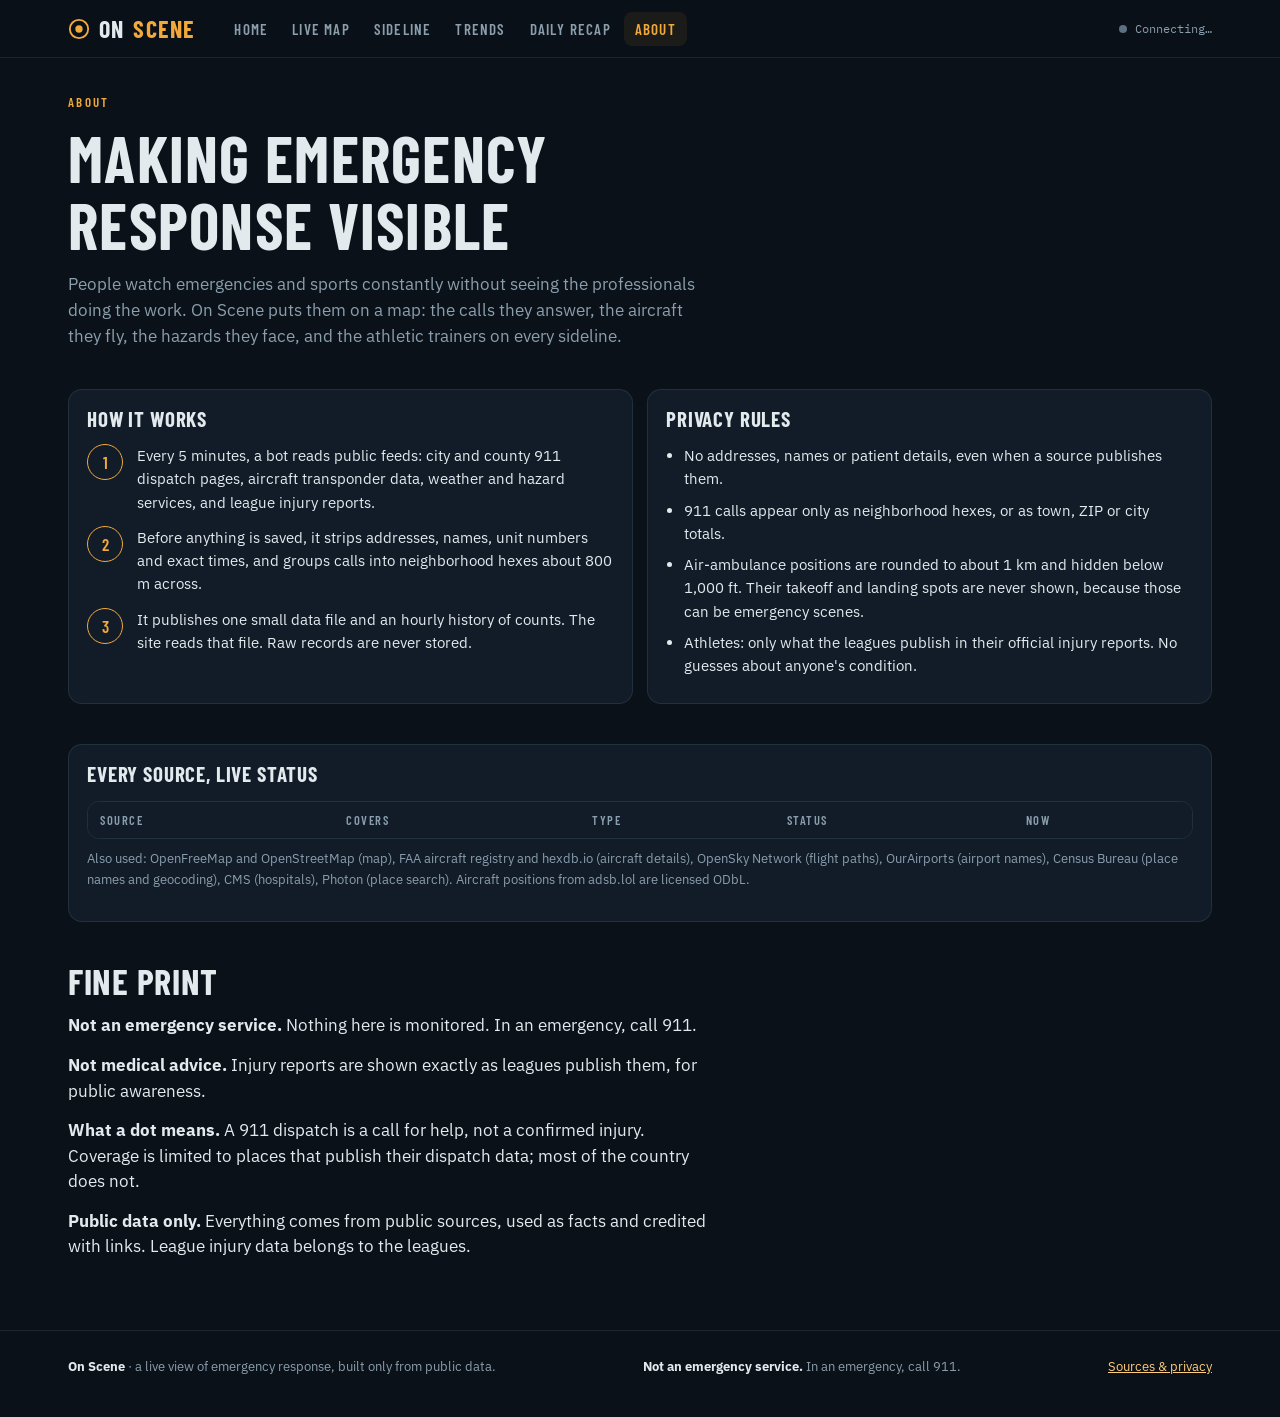
<file: site/about.html>
<!doctype html>
<html lang="en">
<head>
<meta charset="utf-8">
<meta name="viewport" content="width=device-width, initial-scale=1, viewport-fit=cover">
<title>About · On Scene</title>
<meta name="description" content="How On Scene works, where its data comes from, and how it protects privacy.">
<meta name="theme-color" content="#0a1119">
<link rel="preconnect" href="https://fonts.googleapis.com">
<link rel="stylesheet" href="https://fonts.googleapis.com/css2?family=Barlow+Condensed:wght@500;600;700&family=IBM+Plex+Sans:wght@400;500;600&family=IBM+Plex+Mono:wght@400;500&display=swap">
<link rel="stylesheet" href="assets/style.css?v=3">
<style>
.prose { max-width: 72ch; display: grid; gap: 14px; }
.prose p { margin: 0; font-size: 16.5px; }
.steps { counter-reset: s; list-style: none; padding: 0; margin: 0; display: grid; gap: 12px; }
.steps li { counter-increment: s; display: grid; grid-template-columns: 38px minmax(0, 1fr); gap: 12px; align-items: start; }
.steps li::before { content: counter(s); display: grid; place-items: center; width: 34px; height: 34px; border-radius: 50%; border: 1px solid var(--accent); color: var(--accent); font: 600 17px var(--display); }
.rules li { margin-bottom: 8px; }
.ok { color: var(--ok); } .down { color: var(--down); }
</style>
</head>
<body>
<main class="wrap page">
  <header class="prose">
    <div class="eyebrow">About</div>
    <h1>Making emergency response visible</h1>
    <p class="lede">People watch emergencies and sports constantly without seeing the professionals doing the work. On Scene puts them on a map: the calls they answer, the aircraft they fly, the hazards they face, and the athletic trainers on every sideline.</p>
  </header>

  <section class="grid cols-2">
    <div class="card">
      <h3>How it works</h3>
      <ol class="steps" style="margin-top:14px">
        <li><span>Every 5 minutes, a bot reads public feeds: city and county 911 dispatch pages, aircraft transponder data, weather and hazard services, and league injury reports.</span></li>
        <li><span>Before anything is saved, it strips addresses, names, unit numbers and exact times, and groups calls into neighborhood hexes about 800 m across.</span></li>
        <li><span>It publishes one small data file and an hourly history of counts. The site reads that file. Raw records are never stored.</span></li>
      </ol>
    </div>
    <div class="card">
      <h3>Privacy rules</h3>
      <ul class="rules" style="margin:14px 0 0;padding-left:18px">
        <li>No addresses, names or patient details, even when a source publishes them.</li>
        <li>911 calls appear only as neighborhood hexes, or as town, ZIP or city totals.</li>
        <li>Air-ambulance positions are rounded to about 1 km and hidden below 1,000 ft. Their takeoff and landing spots are never shown, because those can be emergency scenes.</li>
        <li>Athletes: only what the leagues publish in their official injury reports. No guesses about anyone's condition.</li>
      </ul>
    </div>
  </section>

  <section class="card">
    <div class="section-head"><h3>Every source, live status</h3><span class="muted" id="src-sum"></span></div>
    <div class="table-wrap"><table><thead><tr><th>Source</th><th>Covers</th><th>Type</th><th>Status</th><th>Now</th></tr></thead><tbody id="src"></tbody></table></div>
    <p class="muted" style="font-size:13px;margin-top:10px">Also used: OpenFreeMap and OpenStreetMap (map), FAA aircraft registry and hexdb.io (aircraft details), OpenSky Network (flight paths), OurAirports (airport names), Census Bureau (place names and geocoding), CMS (hospitals), Photon (place search). Aircraft positions from adsb.lol are licensed ODbL.</p>
  </section>

  <section class="prose">
    <h2>Fine print</h2>
    <p><b>Not an emergency service.</b> Nothing here is monitored. In an emergency, call 911.</p>
    <p><b>Not medical advice.</b> Injury reports are shown exactly as leagues publish them, for public awareness.</p>
    <p><b>What a dot means.</b> A 911 dispatch is a call for help, not a confirmed injury. Coverage is limited to places that publish their dispatch data; most of the country does not.</p>
    <p><b>Public data only.</b> Everything comes from public sources, used as facts and credited with links. League injury data belongs to the leagues.</p>
  </section>
</main>
<script src="assets/common.js?v=3"></script>
<script>
OS.chrome("about.html");
OS.footer();
(async () => {
  let d;
  try { d = await OS.getJson("live.json"); } catch (e) { return; }
  OS.setStatus(d.generated);
  const KIND = { dispatch: "911 dispatch", aircraft: "Aircraft", weather: "Weather", hazard: "Hazard", sports: "Sports" };
  document.getElementById("src").innerHTML = d.sources.map(s => `<tr><td><a href="${OS.esc(s.url)}" target="_blank" rel="noopener">${OS.esc(s.name)}</a></td>
    <td>${OS.esc(s.area)}</td><td>${KIND[s.kind] || s.kind}</td><td class="${s.ok ? "ok" : "down"}">${s.ok ? "Up" : "Down"}</td><td class="num">${s.ok ? s.count : "–"}</td></tr>`).join("");
  const up = d.sources.filter(s => s.ok).length;
  document.getElementById("src-sum").textContent = `${up} of ${d.sources.length} up · checked ${OS.ago(d.generated)}`;
})();
</script>
</body>
</html>
</file>
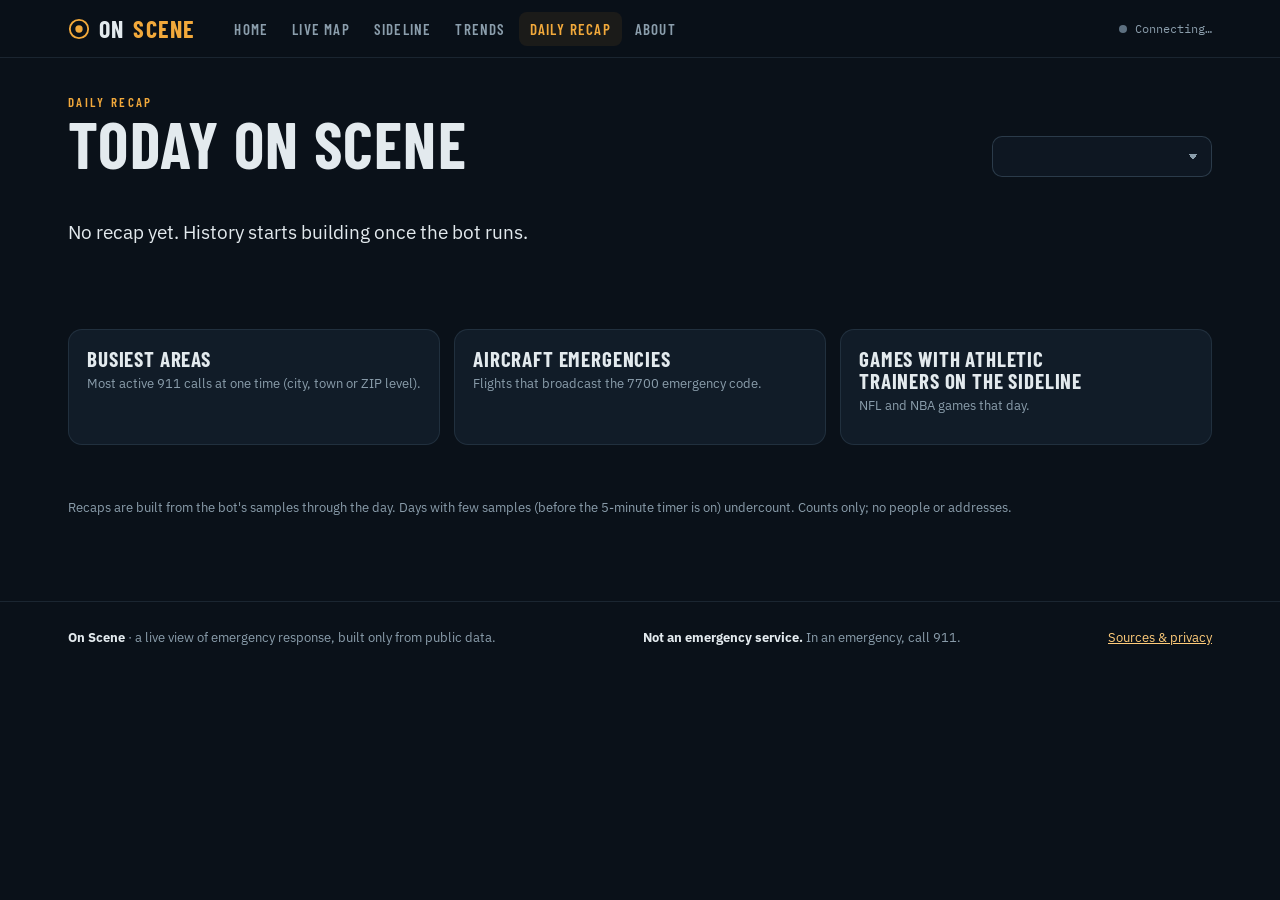
<file: site/recap.html>
<!doctype html>
<html lang="en">
<head>
<meta charset="utf-8">
<meta name="viewport" content="width=device-width, initial-scale=1, viewport-fit=cover">
<title>Daily Recap · On Scene</title>
<meta name="description" content="A daily summary of emergency response, aircraft emergencies, hazards, games and injury reports across the US.">
<meta name="theme-color" content="#0a1119">
<link rel="preconnect" href="https://fonts.googleapis.com">
<link rel="stylesheet" href="https://fonts.googleapis.com/css2?family=Barlow+Condensed:wght@500;600;700&family=IBM+Plex+Sans:wght@400;500;600&family=IBM+Plex+Mono:wght@400;500&display=swap">
<link rel="stylesheet" href="assets/style.css?v=3">
<style>
.summary { font-size: 19px; line-height: 1.65; max-width: 70ch; margin: 0; }
.summary b { color: var(--accent-2); font-weight: 600; }
.list { list-style: none; margin: 0; padding: 0; display: grid; gap: 6px; }
.list li { display: grid; grid-template-columns: minmax(0, 1fr) auto; gap: 12px; padding: 7px 0; border-bottom: 1px solid var(--line); font-size: 14.5px; }
.list li:last-child { border-bottom: 0; }
.list span:last-child { font-family: var(--mono); color: var(--muted); }
.daypick { max-width: 220px; }
</style>
</head>
<body>
<main class="wrap page">
  <header class="section-head" style="margin:0">
    <div><div class="eyebrow">Daily recap</div><h1 id="title">Today on scene</h1></div>
    <select class="input daypick" id="day" aria-label="Pick a day"></select>
  </header>
  <p class="summary" id="summary">Loading…</p>
  <section class="grid cols-4" id="stats"></section>
  <section class="grid cols-3">
    <div class="card"><h3>Busiest areas</h3><p class="muted" style="font-size:13px;margin:4px 0 10px">Most active 911 calls at one time (city, town or ZIP level).</p><ul class="list" id="places"></ul></div>
    <div class="card"><h3>Aircraft emergencies</h3><p class="muted" style="font-size:13px;margin:4px 0 10px">Flights that broadcast the 7700 emergency code.</p><ul class="list" id="emerg"></ul></div>
    <div class="card"><h3>Games with athletic trainers on the sideline</h3><p class="muted" style="font-size:13px;margin:4px 0 10px">NFL and NBA games that day.</p><ul class="list" id="games"></ul></div>
  </section>
  <p class="muted" style="font-size:13px">Recaps are built from the bot's samples through the day. Days with few samples (before the 5-minute timer is on) undercount. Counts only; no people or addresses.</p>
</main>
<script src="assets/common.js?v=3"></script>
<script>
OS.chrome("recap.html");
OS.footer();
const { esc } = OS;
const KIND = { wildfire: "wildfires", flood: "flood gauges", storm: "storm reports", "storm-injury": "storm reports with injuries", earthquake: "earthquakes", air: "unhealthy-air areas", hurricane: "tropical systems" };
let H;
const nice = d => new Date(d + "T12:00:00Z").toLocaleDateString([], { weekday: "long", month: "long", day: "numeric", timeZone: "UTC" });
const li = (a, b) => `<li><span>${a}</span><span>${b}</span></li>`;

function render(day) {
  const d = H.days[day];
  const today = day === Object.keys(H.days).sort().slice(-1)[0];
  document.getElementById("title").textContent = today ? "Today on scene" : nice(day);
  const places = Object.entries(d.places || {}).sort((a, b) => b[1] - a[1]);
  const emerg = Object.values(d.emergencies || {});
  const games = Object.entries(d.games || {});
  const haz = Object.entries(d.hazard_peaks || {}).filter(([, n]) => n > 0).sort((a, b) => b[1] - a[1]);
  const parts = [`On ${nice(day)}, the busiest moment had <b>${d.peak_calls.toLocaleString()}</b> 911 calls on the map at once`];
  if (places[0]) parts[0] += `, led by <b>${esc(places[0][0])}</b> with ${places[0][1]} active calls`;
  parts[0] += ".";
  parts.push(`Up to <b>${d.peak_air}</b> air ambulances were flying at the same time.`);
  if (emerg.length) parts.push(`<b>${emerg.length}</b> aircraft declared an emergency${emerg[0].callsign ? `, including ${esc(emerg[0].callsign)}` : ""}.`);
  if (haz.length) parts.push(`Hazards peaked at ${haz.slice(0, 3).map(([k, n]) => `<b>${n}</b> ${KIND[k] || k}`).join(", ")}.`);
  if (games.length) parts.push(`<b>${games.length}</b> NFL and NBA games had athletic trainers on the sideline.`);
  const ath = d.athletes || {};
  if (ath.NFL || ath.NBA) parts.push(`Official injury reports listed <b>${(ath.NFL || 0) + (ath.NBA || 0)}</b> players (${(d.out || {}).NFL || 0} NFL and ${(d.out || {}).NBA || 0} NBA ruled out).`);
  document.getElementById("summary").innerHTML = parts.join(" ");
  const stat = (icon, v, t) => `<div class="card stat"><img class="ico" src="${OS.iconUrl(icon)}" alt=""><strong>${v}</strong><small>${t}</small></div>`;
  document.getElementById("stats").innerHTML = stat("d-medical", d.peak_calls.toLocaleString(), "peak 911 calls on the map at once") + stat("heli", d.peak_air, "peak air ambulances flying")
    + stat("plane", emerg.length, "aircraft emergencies") + stat("football", (ath.NFL || 0) + (ath.NBA || 0), "athletes on official injury reports");
  document.getElementById("places").innerHTML = places.slice(0, 8).map(([p, n]) => li(esc(p), n)).join("") || `<li class="empty">No area-level sources reported.</li>`;
  document.getElementById("emerg").innerHTML = emerg.map(e => li(esc([e.callsign, e.model].filter(Boolean).join(" · ")), esc(e.origin ? "from " + e.origin.replace(/ \(.*\)$/, "") : ""))).join("") || `<li class="empty">None recorded.</li>`;
  document.getElementById("games").innerHTML = games.map(([t, g]) => li(esc(t), esc(g.league))).join("") || `<li class="empty">No games recorded.</li>`;
}

(async () => {
  try { H = await OS.getJson("history.json"); } catch (e) { document.getElementById("summary").textContent = "No recap yet. History starts building once the bot runs."; return; }
  try { const live = await OS.getJson("live.json"); OS.setStatus(live.generated); } catch (e) {}
  const days = Object.keys(H.days).sort().reverse();
  const sel = document.getElementById("day");
  sel.innerHTML = days.map(d => `<option value="${d}">${nice(d)}</option>`).join("");
  sel.addEventListener("change", () => render(sel.value));
  render(days[0]);
})();
</script>
</body>
</html>
</file>
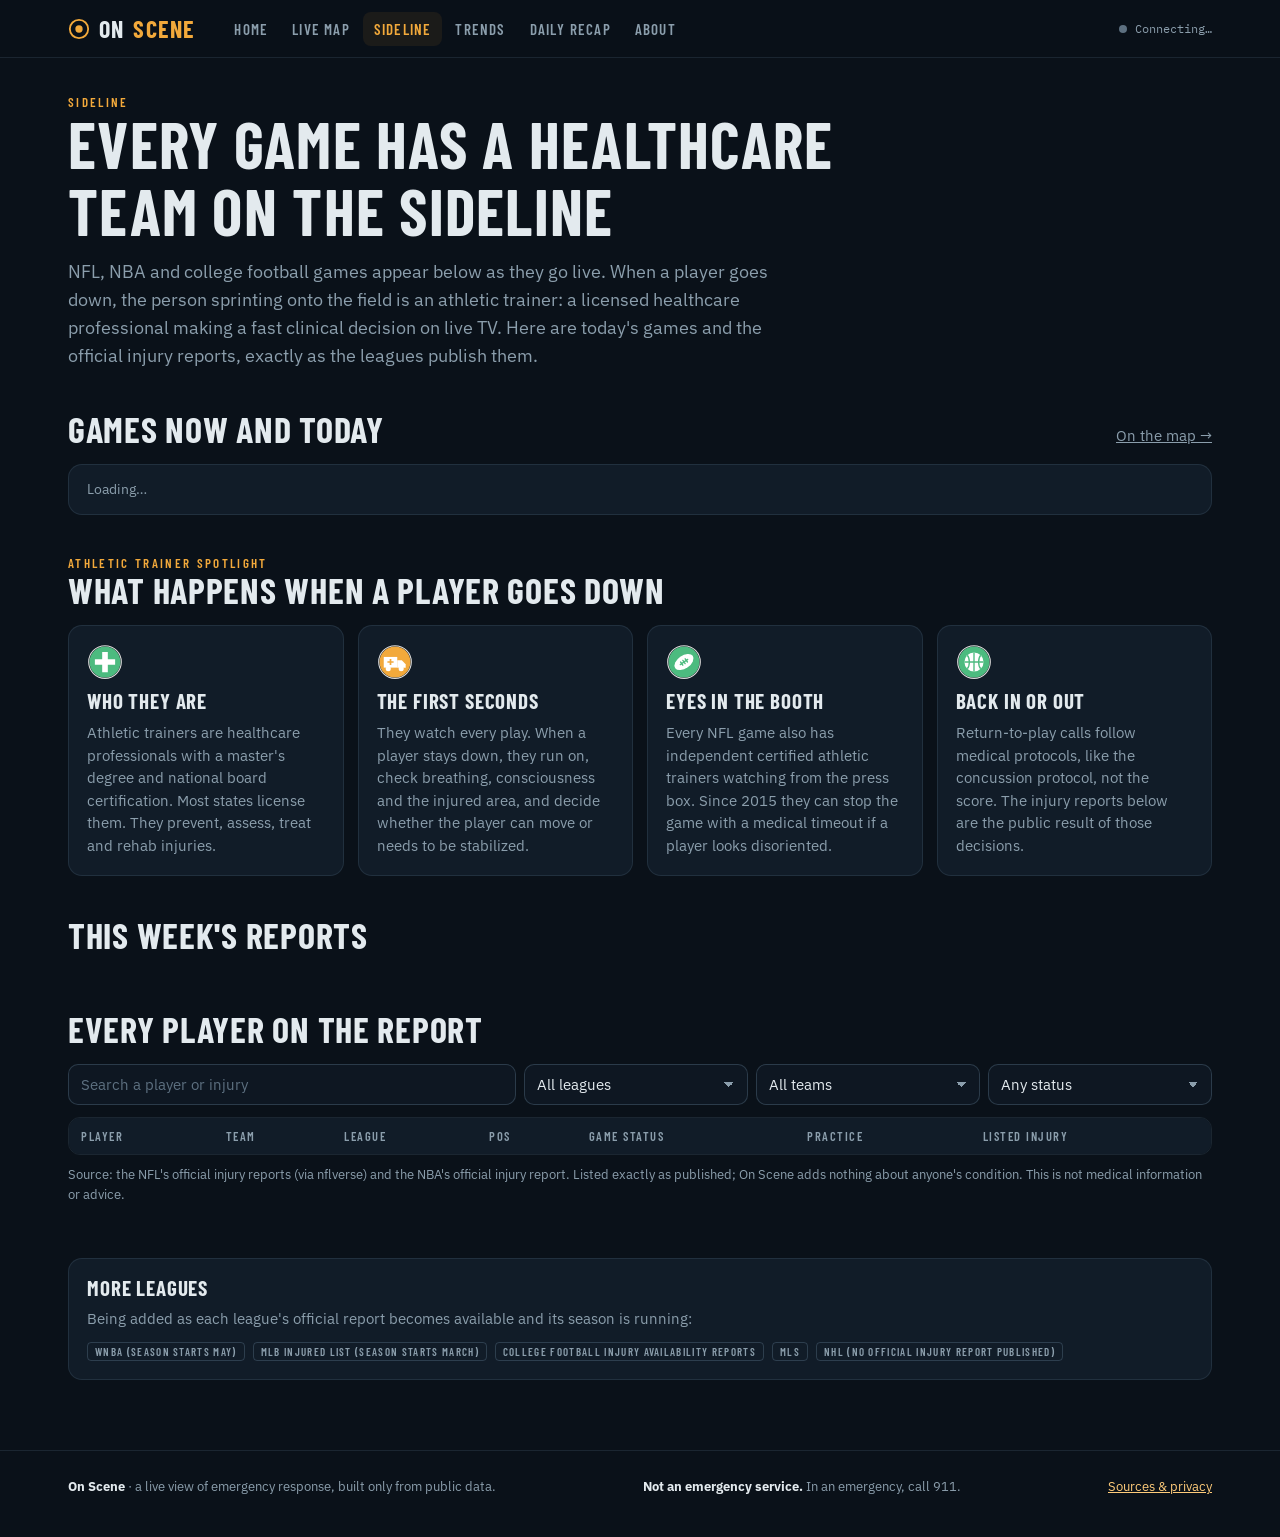
<file: site/sideline.html>
<!doctype html>
<html lang="en">
<head>
<meta charset="utf-8">
<meta name="viewport" content="width=device-width, initial-scale=1, viewport-fit=cover">
<title>Sideline · On Scene</title>
<meta name="description" content="Official NFL and NBA injury reports, games happening now, and the athletic trainers on every sideline.">
<meta name="theme-color" content="#0a1119">
<link rel="preconnect" href="https://fonts.googleapis.com">
<link rel="stylesheet" href="https://fonts.googleapis.com/css2?family=Barlow+Condensed:wght@500;600;700&family=IBM+Plex+Sans:wght@400;500;600&family=IBM+Plex+Mono:wght@400;500&display=swap">
<link rel="stylesheet" href="assets/style.css?v=3">
<style>
.league { display: grid; gap: 14px; }
.league .head { display: flex; align-items: center; gap: 10px; }
.league .head img { width: 34px; height: 34px; }
.nums { display: grid; grid-template-columns: repeat(4, minmax(0, 1fr)); gap: 8px; }
.nums div { background: var(--card-2); border-radius: 10px; padding: 10px; }
.nums strong { display: block; font: 600 28px/1 var(--display); font-variant-numeric: tabular-nums; }
.nums small { color: var(--muted); font-size: 12px; }
.bars { display: grid; gap: 6px; }
.bars div { display: grid; grid-template-columns: 96px minmax(0, 1fr) 34px; gap: 10px; align-items: center; font-size: 13.5px; }
.bars i { display: block; height: 10px; border-radius: 5px; background: linear-gradient(90deg, var(--sideline), #9be3b8); }
.bars span:last-child { font: 12.5px var(--mono); color: var(--muted); text-align: right; }
.spot { display: grid; gap: 10px; align-content: start; }
.spot img { width: 36px; height: 36px; }
.spot p { margin: 0; color: var(--muted); font-size: 14.5px; }
.filters { display: grid; grid-template-columns: 2fr repeat(3, minmax(0, 1fr)); gap: 8px; margin-bottom: 12px; }
@media (max-width: 760px) { .filters { grid-template-columns: 1fr 1fr; } .filters .input:first-child { grid-column: 1 / -1; } }
.count-line { color: var(--muted); font-size: 13.5px; margin: 0 0 8px; }
.trend { display: flex; align-items: end; gap: 3px; height: 54px; margin-top: 4px; }
.trend i { flex: 1; background: var(--sideline); opacity: 0.75; border-radius: 2px 2px 0 0; min-height: 2px; }
th[aria-sort] { color: var(--accent); }
.coming { display: flex; flex-wrap: wrap; gap: 8px; }
</style>
</head>
<body>
<main class="wrap page">
  <header>
    <div class="eyebrow">Sideline</div>
    <h1>Every game has a healthcare team on the sideline</h1>
    <p class="lede" style="margin-top:14px">NFL, NBA and college football games appear below as they go live. When a player goes down, the person sprinting onto the field is an athletic trainer: a licensed healthcare professional making a fast clinical decision on live TV. Here are today's games and the official injury reports, exactly as the leagues publish them.</p>
  </header>

  <section>
    <div class="section-head"><h2>Games now and today</h2><a class="muted" href="map.html">On the map →</a></div>
    <ul class="feed card" id="games" style="padding:8px"><li class="empty">Loading…</li></ul>
  </section>

  <section>
    <div class="section-head"><div><div class="eyebrow">Athletic trainer spotlight</div><h2>What happens when a player goes down</h2></div></div>
    <div class="grid cols-4">
      <div class="card spot"><img id="sp1" alt=""><h3>Who they are</h3><p>Athletic trainers are healthcare professionals with a master's degree and national board certification. Most states license them. They prevent, assess, treat and rehab injuries.</p></div>
      <div class="card spot"><img id="sp2" alt=""><h3>The first seconds</h3><p>They watch every play. When a player stays down, they run on, check breathing, consciousness and the injured area, and decide whether the player can move or needs to be stabilized.</p></div>
      <div class="card spot"><img id="sp3" alt=""><h3>Eyes in the booth</h3><p>Every NFL game also has independent certified athletic trainers watching from the press box. Since 2015 they can stop the game with a medical timeout if a player looks disoriented.</p></div>
      <div class="card spot"><img id="sp4" alt=""><h3>Back in or out</h3><p>Return-to-play calls follow medical protocols, like the concussion protocol, not the score. The injury reports below are the public result of those decisions.</p></div>
    </div>
  </section>

  <section>
    <div class="section-head"><h2>This week's reports</h2><span class="muted" id="asof"></span></div>
    <div class="grid cols-2" id="leagues"></div>
  </section>

  <section>
    <div class="section-head"><h2>Every player on the report</h2></div>
    <div class="filters">
      <input class="input" id="f-q" type="search" placeholder="Search a player or injury" aria-label="Search a player or injury">
      <select class="input" id="f-league" aria-label="League"><option value="">All leagues</option></select>
      <select class="input" id="f-team" aria-label="Team"><option value="">All teams</option></select>
      <select class="input" id="f-status" aria-label="Status"><option value="">Any status</option></select>
    </div>
    <p class="count-line" id="count-line"></p>
    <div class="table-wrap">
      <table id="tbl">
        <thead><tr><th data-k="name">Player</th><th data-k="team">Team</th><th data-k="league">League</th><th data-k="pos">Pos</th><th data-k="status">Game status</th><th data-k="practice">Practice</th><th data-k="injury">Listed injury</th></tr></thead>
        <tbody></tbody>
      </table>
    </div>
    <p class="muted" style="font-size:13px;margin-top:10px">Source: the NFL's official injury reports (via nflverse) and the NBA's official injury report. Listed exactly as published; On Scene adds nothing about anyone's condition. This is not medical information or advice.</p>
  </section>

  <section class="card">
    <h3>More leagues</h3>
    <p class="muted" style="margin:8px 0 12px">Being added as each league's official report becomes available and its season is running:</p>
    <div class="coming"><span class="tag soft">WNBA (season starts May)</span><span class="tag soft">MLB injured list (season starts March)</span><span class="tag soft">College football injury availability reports</span><span class="tag soft">MLS</span><span class="tag soft">NHL (no official injury report published)</span></div>
  </section>
</main>
<script src="assets/common.js?v=3"></script>
<script>
OS.chrome("sideline.html");
OS.footer();
const { esc } = OS;
[["sp1", "at"], ["sp2", "d-medical"], ["sp3", "football"], ["sp4", "basketball"]].forEach(([id, ic]) => document.getElementById(id).src = OS.iconUrl(ic));

const AREAS = ["knee", "ankle", "hamstring", "concussion", "shoulder", "foot", "back", "groin", "calf", "hip", "quad", "achilles", "hand", "wrist", "toe", "neck", "illness", "rest", "elbow", "chest", "finger", "thumb", "rib", "abdomen", "oblique"];
const areaOf = s => { s = (s || "").toLowerCase(); return AREAS.find(a => s.includes(a === "quad" ? "quad" : a)) || (s ? "other" : null); };
let ROWS = [], sortKey = "status", sortDir = 1;
const statusOrder = { Out: 0, Doubtful: 1, Questionable: 2, Probable: 3, Available: 4, "": 5 };

function leagueCard(lg, rows, hist) {
  const icon = lg === "NBA" ? "basketball" : "football";
  const by = s => rows.filter(r => r.status === s).length;
  const areas = {};
  rows.forEach(r => { const a = areaOf(r.injury); if (a) areas[a] = (areas[a] || 0) + 1; });
  const top = Object.entries(areas).filter(([a]) => a !== "other").sort((a, b) => b[1] - a[1]).slice(0, 6);
  const max = top.length ? top[0][1] : 1;
  const days = hist ? Object.entries(hist.days).slice(-14) : [];
  const series = days.map(([, d]) => (d.athletes || {})[lg] || 0), smax = Math.max(1, ...series);
  return `<div class="card league">
    <div class="head"><img src="${OS.iconUrl(icon)}" alt=""><h3>${lg}</h3><span class="muted" style="margin-left:auto;font-size:13px">${esc(rows[0] ? rows[0].note : "")}</span></div>
    <div class="nums"><div><strong>${rows.length}</strong><small>on the report</small></div><div><strong class="status-Out">${by("Out")}</strong><small>out</small></div>
      <div><strong class="status-Doubtful">${by("Doubtful")}</strong><small>doubtful</small></div><div><strong class="status-Questionable">${by("Questionable")}</strong><small>questionable</small></div></div>
    <div><div class="muted" style="font-size:13px;margin-bottom:6px">Most often listed</div>
      <div class="bars">${top.map(([a, n]) => `<div><span>${a[0].toUpperCase() + a.slice(1)}</span><i style="width:${Math.round(n / max * 100)}%"></i><span>${n}</span></div>`).join("") || `<span class="muted">No injuries listed.</span>`}</div></div>
    <div><div class="muted" style="font-size:13px">Players on the report by day${series.length < 3 ? " (collecting since " + (days[0] ? days[0][0] : "today") + ")" : ""}</div>
      <div class="trend">${series.map((v, i) => `<i title="${days[i][0]}: ${v}" style="height:${Math.round(v / smax * 100)}%"></i>`).join("")}</div></div>
  </div>`;
}

function renderTable() {
  const q = document.getElementById("f-q").value.trim().toLowerCase();
  const lg = document.getElementById("f-league").value, team = document.getElementById("f-team").value, st = document.getElementById("f-status").value;
  let rows = ROWS.filter(r => (!lg || r.league === lg) && (!team || r.team === team) && (!st || r.status === st) &&
                              (!q || `${r.name} ${r.injury} ${r.team}`.toLowerCase().includes(q)));
  rows.sort((a, b) => {
    const va = sortKey === "status" ? statusOrder[a.status] ?? 5 : (a[sortKey] || ""), vb = sortKey === "status" ? statusOrder[b.status] ?? 5 : (b[sortKey] || "");
    return (va > vb ? 1 : va < vb ? -1 : 0) * sortDir || a.name.localeCompare(b.name);
  });
  document.getElementById("count-line").textContent = `${rows.length} of ${ROWS.length} players`;
  document.querySelector("#tbl tbody").innerHTML = rows.slice(0, 600).map(r => `<tr><td>${esc(r.name)}</td><td>${esc(r.team)}</td><td>${r.league}</td><td>${esc(r.pos)}</td>
    <td class="status-${esc(r.status)}">${esc(r.status || "–")}</td><td>${esc(r.practice || "–")}</td><td>${esc(r.injury || "–")}</td></tr>`).join("");
  document.querySelectorAll("#tbl th").forEach(th => th.toggleAttribute("aria-sort", th.dataset.k === sortKey));
}

async function init() {
  let d, hist = null;
  try { d = await OS.getJson("live.json"); } catch (e) { return; }
  try { hist = await OS.getJson("history.json"); } catch (e) {}
  OS.setStatus(d.generated);
  const games = OS.feedItems(d).filter(i => i.icon.startsWith("g-"));
  OS.renderFeed(document.getElementById("games"), games, null, 12);
  if (!games.length) document.getElementById("games").innerHTML = `<li class="empty">No NFL or NBA games in the next 14 hours.</li>`;
  const teams = (d.sideline && d.sideline.teams) || [];
  ROWS = teams.flatMap(t => t.players.map(p => ({ ...p, team: t.team, league: t.league || "NFL", note: t.note || "", pos: p.pos || "" })));
  const leagues = [...new Set(ROWS.map(r => r.league))];
  document.getElementById("leagues").innerHTML = leagues.map(lg => leagueCard(lg, ROWS.filter(r => r.league === lg), hist)).join("");
  const fill = (id, vals) => document.getElementById(id).insertAdjacentHTML("beforeend", vals.map(v => `<option>${esc(v)}</option>`).join(""));
  fill("f-league", leagues);
  fill("f-team", [...new Set(ROWS.map(r => r.team))].sort());
  fill("f-status", [...new Set(ROWS.map(r => r.status).filter(Boolean))].sort((a, b) => statusOrder[a] - statusOrder[b]));
  ["f-q", "f-league", "f-team", "f-status"].forEach(id => document.getElementById(id).addEventListener("input", renderTable));
  document.querySelectorAll("#tbl th").forEach(th => th.addEventListener("click", () => {
    sortDir = sortKey === th.dataset.k ? -sortDir : 1; sortKey = th.dataset.k; renderTable();
  }));
  renderTable();
}
init();
</script>
</body>
</html>
</file>
<file: site/assets/style.css>
/* On Scene design system: night-shift dispatch console.
   Deep navy ground, amber signal accent, condensed display type, mono for numbers.
   Single dark look by choice. */
:root {
  --bg: #0a1119; --bg-2: #0e1722; --card: #111c28; --card-2: #16222f; --glass: rgba(13, 21, 30, 0.86);
  --line: rgba(120, 150, 175, 0.16); --line-2: rgba(120, 150, 175, 0.28);
  --fg: #e3eaee; --muted: #8b9eac; --dim: #5d7080;
  --accent: #f2a93b; --accent-2: #ffcc7a; --accent-glow: rgba(242, 169, 59, 0.35);
  --live: #ff4d4d; --ok: #4cc38a; --down: #ef7a5f;
  --medical: #f2a93b; --traffic: #5db3e6; --fire: #ee5a4b; --rescue: #b28cf0; --other: #8a989d; --air: #ff5c93;
  --sideline: #4cbb7f; --wildfire: #ff7a3d; --quake: #c9ae9f; --storm: #3cc7c7; --emerg: #ffd23f;
  --hurricane: #c084fc; --flood: #4f8dff; --airq: #b39ddb; --hospital: #6ea8ff; --game: #4cbb7f;
  --display: "Barlow Condensed", "Arial Narrow", system-ui, sans-serif;
  --body: "IBM Plex Sans", system-ui, -apple-system, "Segoe UI", sans-serif;
  --mono: "IBM Plex Mono", ui-monospace, Menlo, monospace;
  --nav-h: 58px;
  color-scheme: dark;
}
* { box-sizing: border-box; }
html { background: var(--bg); }
body { margin: 0; background: var(--bg); color: var(--fg); font: 15px/1.55 var(--body); -webkit-font-smoothing: antialiased; }
a { color: var(--accent-2); }
:focus-visible { outline: 2px solid var(--accent); outline-offset: 2px; }
img { max-width: 100%; }
.wrap { max-width: 1180px; margin: 0 auto; padding-left: max(18px, env(safe-area-inset-left, 0px)); padding-right: max(18px, env(safe-area-inset-right, 0px)); }

/* ---------- top navigation ---------- */
body::before { content: ""; position: fixed; inset: 0 0 auto; height: env(safe-area-inset-top, 0px); z-index: 20; background: var(--bg); }
.nav { position: sticky; top: env(safe-area-inset-top, 0px); z-index: 10; height: var(--nav-h); background: rgba(10, 17, 25, 0.88);
       backdrop-filter: blur(12px); -webkit-backdrop-filter: blur(12px); border-bottom: 1px solid var(--line); }
.nav .wrap { height: 100%; display: flex; align-items: center; gap: 22px; }
.logo { display: flex; align-items: center; gap: 9px; text-decoration: none; color: var(--fg); font: 700 24px/1 var(--display); letter-spacing: 0.05em; text-transform: uppercase; white-space: nowrap; }
.logo span { color: var(--accent); }
.logo svg { width: 22px; height: 22px; }
.links { display: flex; gap: 2px; margin-left: 6px; }
.links a { color: var(--muted); text-decoration: none; font: 600 15px var(--display); letter-spacing: 0.08em; text-transform: uppercase; padding: 8px 11px; border-radius: 8px; }
.links a:hover { color: var(--fg); background: var(--card); }
.links a[aria-current="page"] { color: var(--accent); background: rgba(242, 169, 59, 0.08); }
.navstatus { margin-left: auto; display: flex; align-items: center; gap: 8px; font: 12px var(--mono); color: var(--muted); white-space: nowrap; }
.livedot { width: 8px; height: 8px; border-radius: 50%; background: var(--live); animation: beat 1.8s infinite; flex: none; }
.livedot.stale { background: var(--dim); animation: none; }
@keyframes beat { 0% { box-shadow: 0 0 0 0 rgb(255 77 77 / 0.6); } 70% { box-shadow: 0 0 0 9px rgb(255 77 77 / 0); } 100% { box-shadow: 0 0 0 0 rgb(255 77 77 / 0); } }
.menu-btn { display: none; margin-left: 8px; background: none; border: 1px solid var(--line-2); color: var(--fg); border-radius: 8px; width: 40px; height: 36px; cursor: pointer; }
.menu-btn svg { width: 20px; height: 20px; }
@media (max-width: 880px) {
  .menu-btn { display: inline-grid; place-items: center; }
  .links { display: none; position: absolute; top: var(--nav-h); left: 0; right: 0; flex-direction: column; gap: 0; margin: 0;
           background: var(--bg-2); border-bottom: 1px solid var(--line); padding: 8px max(18px, env(safe-area-inset-left, 0px)) 14px; }
  .nav.open .links { display: flex; }
  .links a { padding: 12px 8px; font-size: 17px; }
  .navstatus span.txt { display: none; }
}

/* ---------- type ---------- */
.eyebrow { font: 600 13px var(--display); letter-spacing: 0.18em; text-transform: uppercase; color: var(--accent); }
h1, h2, h3 { font-family: var(--display); font-weight: 700; letter-spacing: 0.02em; line-height: 1.05; margin: 0; text-wrap: balance; }
h1 { font-size: clamp(36px, 6vw, 64px); text-transform: uppercase; }
h2 { font-size: clamp(26px, 3.4vw, 36px); text-transform: uppercase; }
h3 { font-size: 21px; text-transform: uppercase; letter-spacing: 0.04em; }
.lede { font-size: 18px; color: var(--muted); max-width: 64ch; margin: 0; }
.muted { color: var(--muted); }
.num { font-family: var(--mono); font-variant-numeric: tabular-nums; }

/* ---------- layout pieces ---------- */
.page { padding-block: 36px 70px; display: grid; grid-template-columns: minmax(0, 1fr); gap: 40px; }
.page > * { min-width: 0; }
.section-head { display: flex; align-items: end; justify-content: space-between; gap: 16px; flex-wrap: wrap; margin-bottom: 16px; }
.grid { display: grid; gap: 14px; }
.grid.cols-4 { grid-template-columns: repeat(auto-fit, minmax(210px, 1fr)); }
.grid.cols-3 { grid-template-columns: repeat(auto-fit, minmax(260px, 1fr)); }
.grid.cols-2 { grid-template-columns: repeat(auto-fit, minmax(340px, 1fr)); }
@media (max-width: 400px) { .grid.cols-2 { grid-template-columns: minmax(0, 1fr); } }
.card { background: var(--card); border: 1px solid var(--line); border-radius: 14px; padding: 18px; min-width: 0; }
.card.glow { border-color: rgba(242, 169, 59, 0.35); box-shadow: 0 0 0 1px rgba(242, 169, 59, 0.08), 0 18px 50px -20px var(--accent-glow); }
.stat strong { display: block; font: 600 44px/1 var(--display); font-variant-numeric: tabular-nums; }
.stat small { display: block; color: var(--muted); font-size: 13.5px; margin-top: 6px; line-height: 1.35; }
.stat .ico { width: 30px; height: 30px; margin-bottom: 10px; display: block; }
.btn { display: inline-flex; align-items: center; justify-content: center; gap: 8px; padding: 11px 18px; border-radius: 10px; border: 1px solid var(--line-2);
       background: var(--card-2); color: var(--fg); font: 600 15px var(--body); text-decoration: none; cursor: pointer; }
.btn:hover { border-color: var(--accent); }
.btn.primary { background: var(--accent); border-color: var(--accent); color: #1a1205; }
.btn.primary:hover { background: var(--accent-2); }
.tag { display: inline-block; font: 600 11px var(--display); letter-spacing: 0.12em; text-transform: uppercase; padding: 2px 7px; border-radius: 4px; background: var(--live); color: #fff; }
.tag.soft { background: transparent; border: 1px solid var(--line-2); color: var(--muted); }

/* ---------- toggle switch ---------- */
.switch { display: grid; grid-template-columns: 28px minmax(0, 1fr) auto 40px; align-items: center; gap: 10px; padding: 7px 4px; cursor: pointer; border-radius: 8px; }
.switch:hover { background: var(--card-2); }
.switch img { width: 26px; height: 26px; }
.switch .lbl { font-size: 14px; line-height: 1.25; }
.switch .lbl small { display: block; color: var(--muted); font-size: 12px; }
.switch .count { font: 12.5px var(--mono); color: var(--muted); }
.switch input { position: absolute; opacity: 0; pointer-events: none; }
.switch .track { width: 40px; height: 23px; border-radius: 999px; background: #233243; border: 1px solid var(--line-2); position: relative; transition: background 0.2s; }
.switch .track::after { content: ""; position: absolute; top: 2px; left: 2px; width: 17px; height: 17px; border-radius: 50%; background: #8fa0ad; transition: transform 0.2s, background 0.2s; }
.switch input:checked + .track { background: rgba(242, 169, 59, 0.3); border-color: var(--accent); }
.switch input:checked + .track::after { transform: translateX(17px); background: var(--accent); box-shadow: 0 0 10px var(--accent-glow); }
.switch input:focus-visible + .track { outline: 2px solid var(--accent); outline-offset: 2px; }

/* ---------- inputs ---------- */
.input { width: 100%; background: var(--bg-2); border: 1px solid var(--line-2); color: var(--fg); border-radius: 10px; padding: 10px 12px; font: 15px var(--body); }
.input::placeholder { color: var(--dim); }
select.input { appearance: none; background-image: linear-gradient(45deg, transparent 50%, var(--muted) 50%), linear-gradient(135deg, var(--muted) 50%, transparent 50%);
               background-position: calc(100% - 18px) 50%, calc(100% - 13px) 50%; background-size: 5px 5px; background-repeat: no-repeat; padding-right: 34px; }

/* ---------- feed ---------- */
.feed { list-style: none; margin: 0; padding: 0; display: grid; gap: 4px; }
.feed a, .feed button { all: unset; box-sizing: border-box; width: 100%; display: grid; grid-template-columns: 28px minmax(0, 1fr) auto; gap: 12px; align-items: center; padding: 8px 10px; border-radius: 10px; cursor: pointer; }
.feed a:hover, .feed button:hover { background: var(--card-2); }
.feed a:focus-visible, .feed button:focus-visible { outline: 2px solid var(--accent); }
.feed img { width: 28px; height: 28px; }
.feed .t { min-width: 0; font-size: 14px; line-height: 1.3; }
.feed .t span { display: block; color: var(--muted); font-size: 12.5px; white-space: nowrap; overflow: hidden; text-overflow: ellipsis; }
.empty { color: var(--muted); font-size: 14px; padding: 6px 10px; }

/* ---------- tables ---------- */
.table-wrap { overflow-x: auto; border: 1px solid var(--line); border-radius: 12px; }
table { width: 100%; border-collapse: collapse; font-size: 14px; }
th { text-align: left; font: 600 12.5px var(--display); letter-spacing: 0.12em; text-transform: uppercase; color: var(--muted); padding: 10px 12px; background: var(--card); position: sticky; top: 0; cursor: pointer; white-space: nowrap; }
td { padding: 9px 12px; border-top: 1px solid var(--line); vertical-align: top; }
tr:hover td { background: rgba(255, 255, 255, 0.015); }
.status-Out { color: var(--fire); font-weight: 600; }
.status-Doubtful { color: #ff9a6b; }
.status-Questionable { color: var(--accent); }
.status-Probable, .status-Available { color: var(--ok); }

/* ---------- footer ---------- */
.foot { border-top: 1px solid var(--line); padding-block: 26px 40px; color: var(--muted); font-size: 13px; }
.foot .wrap { display: flex; flex-wrap: wrap; gap: 10px 26px; justify-content: space-between; }
.foot b { color: var(--fg); }

@media (prefers-reduced-motion: reduce) { .livedot { animation: none; } * { scroll-behavior: auto !important; } }
</file>
